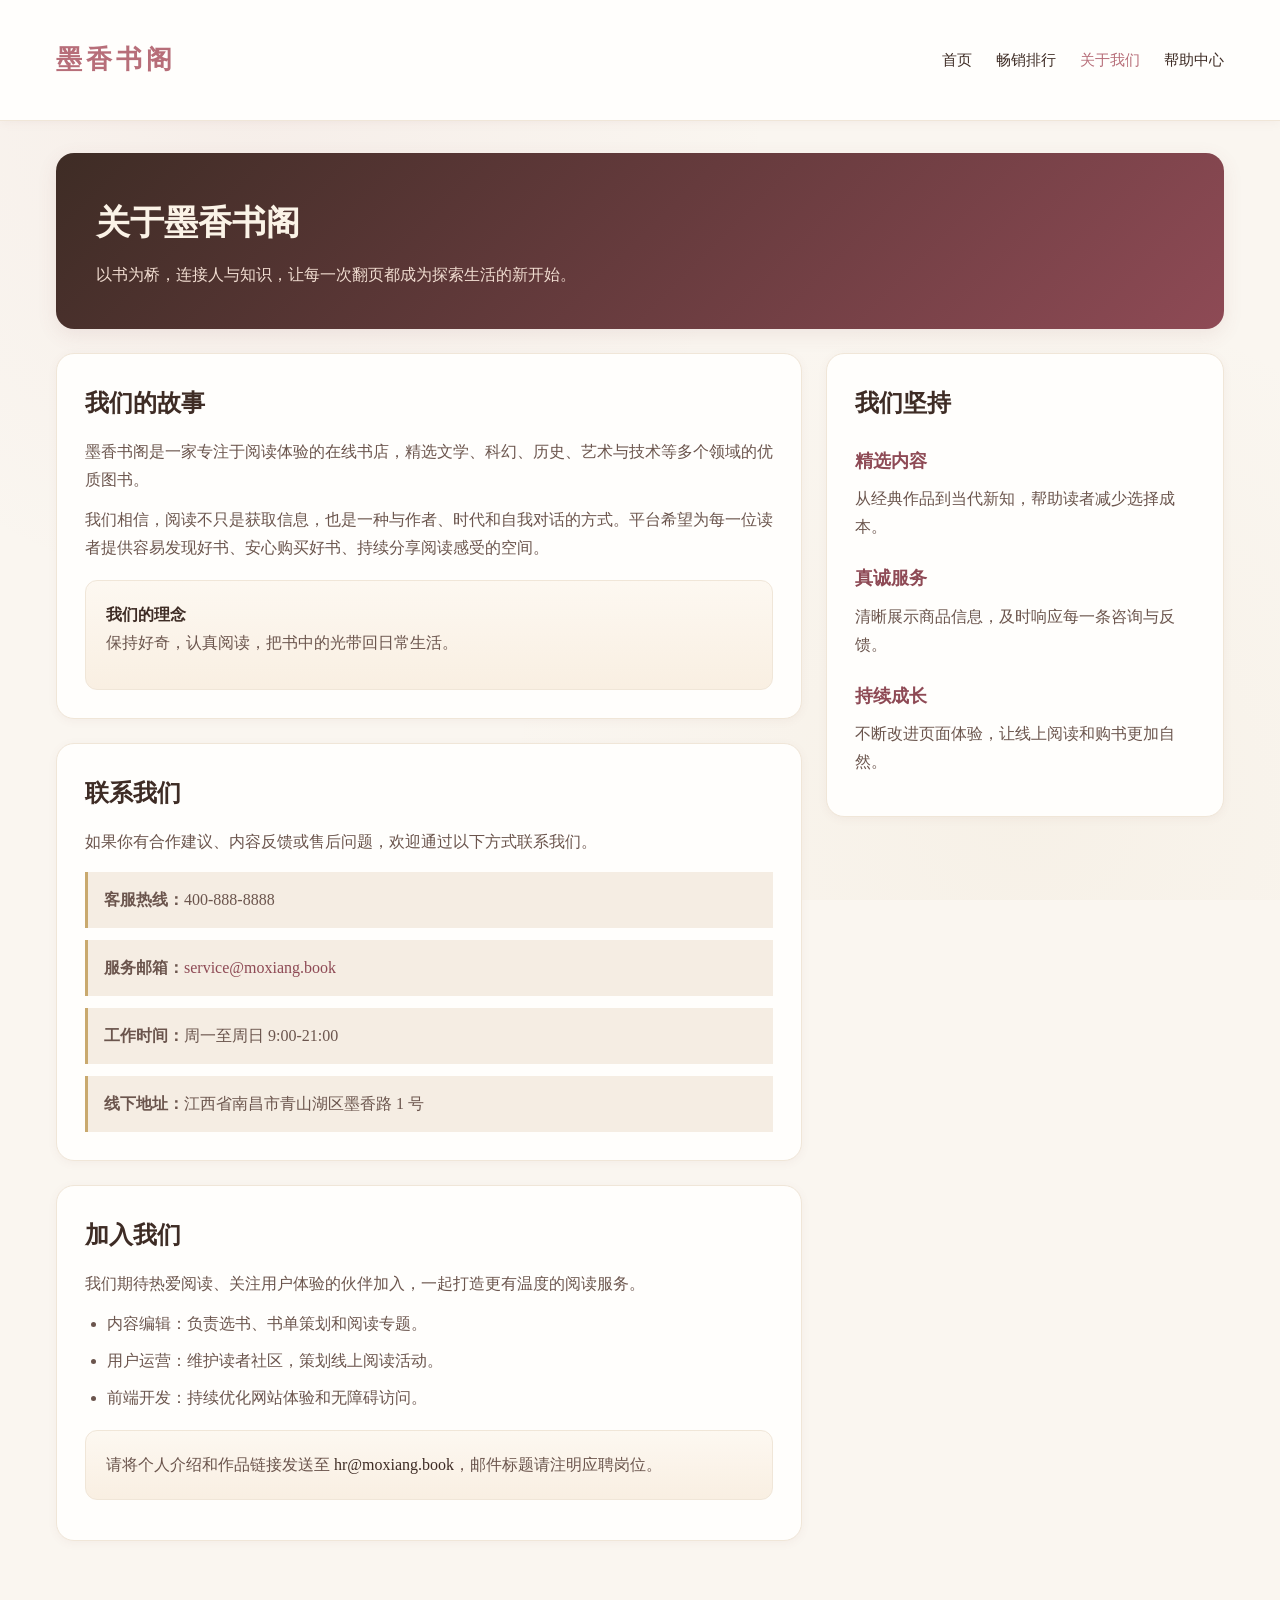
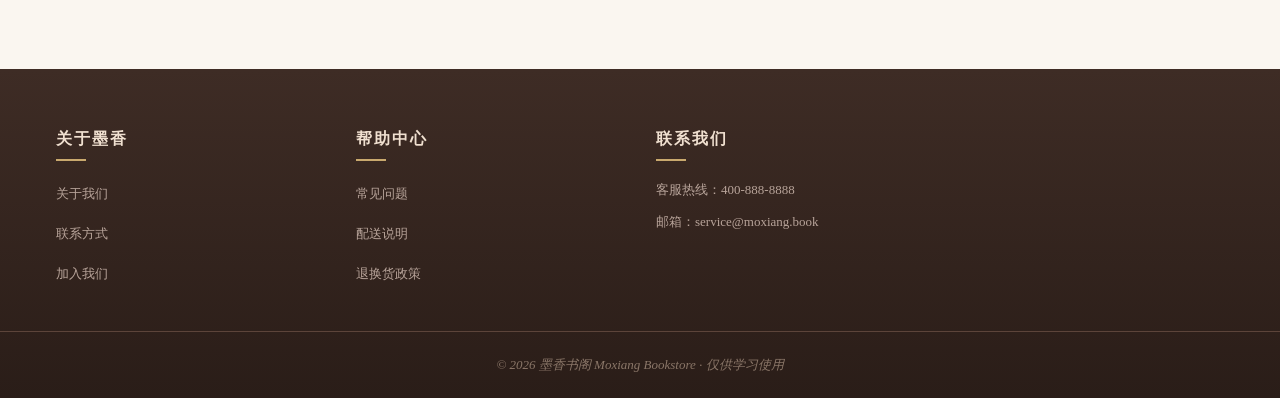
<file: about.html>
<!DOCTYPE html>
<html lang="zh-CN">

<head>
    <meta charset="UTF-8">
    <meta name="viewport" content="width=device-width, initial-scale=1.0">
    <meta name="description" content="了解墨香书阁的品牌理念、联系方式和招聘信息">
    <title>关于我们 - 墨香书阁</title>
    <link rel="stylesheet" href="css/base.css">
    <link rel="stylesheet" href="css/common.css">
    <link rel="stylesheet" href="css/page/info.css">
</head>

<body>
    <header class="site-header">
        <div class="container site-header__inner">
            <a href="index.html" class="site-header__logo">
                <span class="info-logo">墨香书阁</span>
            </a>
            <nav class="info-nav" aria-label="页面导航">
                <a href="index.html">首页</a>
                <a href="list.html?rank=top">畅销排行</a>
                <a href="about.html" aria-current="page">关于我们</a>
                <a href="help.html">帮助中心</a>
            </nav>
        </div>
    </header>

    <main class="info-page">
        <div class="container">
            <section class="info-header" aria-labelledby="about-title">
                <h1 id="about-title">关于墨香书阁</h1>
                <p>以书为桥，连接人与知识，让每一次翻页都成为探索生活的新开始。</p>
            </section>

            <div class="info-grid">
                <div>
                    <article class="block-section info-section" aria-labelledby="story-title">
                        <h2 id="story-title">我们的故事</h2>
                        <p>墨香书阁是一家专注于阅读体验的在线书店，精选文学、科幻、历史、艺术与技术等多个领域的优质图书。</p>
                        <p>我们相信，阅读不只是获取信息，也是一种与作者、时代和自我对话的方式。平台希望为每一位读者提供容易发现好书、安心购买好书、持续分享阅读感受的空间。</p>
                        <div class="info-card">
                            <strong>我们的理念</strong>
                            <p>保持好奇，认真阅读，把书中的光带回日常生活。</p>
                        </div>
                    </article>

                    <section id="contact" class="block-section info-section" aria-labelledby="contact-title">
                        <h2 id="contact-title">联系我们</h2>
                        <p>如果你有合作建议、内容反馈或售后问题，欢迎通过以下方式联系我们。</p>
                        <div class="contact-list">
                            <div class="contact-list__item"><strong>客服热线：</strong>400-888-8888</div>
                            <div class="contact-list__item"><strong>服务邮箱：</strong><a
                                    href="mailto:service@moxiang.book">service@moxiang.book</a></div>
                            <div class="contact-list__item"><strong>工作时间：</strong>周一至周日 9:00-21:00</div>
                            <div class="contact-list__item"><strong>线下地址：</strong>江西省南昌市青山湖区墨香路 1 号</div>
                        </div>
                    </section>

                    <section id="join" class="block-section info-section" aria-labelledby="join-title">
                        <h2 id="join-title">加入我们</h2>
                        <p>我们期待热爱阅读、关注用户体验的伙伴加入，一起打造更有温度的阅读服务。</p>
                        <ul>
                            <li>内容编辑：负责选书、书单策划和阅读专题。</li>
                            <li>用户运营：维护读者社区，策划线上阅读活动。</li>
                            <li>前端开发：持续优化网站体验和无障碍访问。</li>
                        </ul>
                        <p class="info-card">请将个人介绍和作品链接发送至 <a
                                href="mailto:hr@moxiang.book">hr@moxiang.book</a>，邮件标题请注明应聘岗位。</p>
                    </section>
                </div>

                <aside class="block-section info-section" aria-labelledby="values-title">
                    <h2 id="values-title">我们坚持</h2>
                    <h3>精选内容</h3>
                    <p>从经典作品到当代新知，帮助读者减少选择成本。</p>
                    <h3>真诚服务</h3>
                    <p>清晰展示商品信息，及时响应每一条咨询与反馈。</p>
                    <h3>持续成长</h3>
                    <p>不断改进页面体验，让线上阅读和购书更加自然。</p>
                </aside>
            </div>
        </div>
    </main>

    <footer class="site-footer">
        <div class="container site-footer__inner">
            <div class="site-footer__col">
                <h2 class="site-footer__heading">关于墨香</h2>
                <ul class="site-footer__list">
                    <li><a href="about.html">关于我们</a></li>
                    <li><a href="about.html#contact">联系方式</a></li>
                    <li><a href="about.html#join">加入我们</a></li>
                </ul>
            </div>
            <div class="site-footer__col">
                <h2 class="site-footer__heading">帮助中心</h2>
                <ul class="site-footer__list">
                    <li><a href="help.html#faq">常见问题</a></li>
                    <li><a href="help.html#shipping">配送说明</a></li>
                    <li><a href="help.html#refund">退换货政策</a></li>
                </ul>
            </div>
            <div class="site-footer__col">
                <h2 class="site-footer__heading">联系我们</h2>
                <p class="site-footer__contact">客服热线：400-888-8888</p>
                <p class="site-footer__contact">邮箱：service@moxiang.book</p>
            </div>
        </div>
        <div class="site-footer__copyright">
            <p>© 2026 墨香书阁 Moxiang Bookstore · 仅供学习使用</p>
        </div>
    </footer>
</body>

</html>
</file>
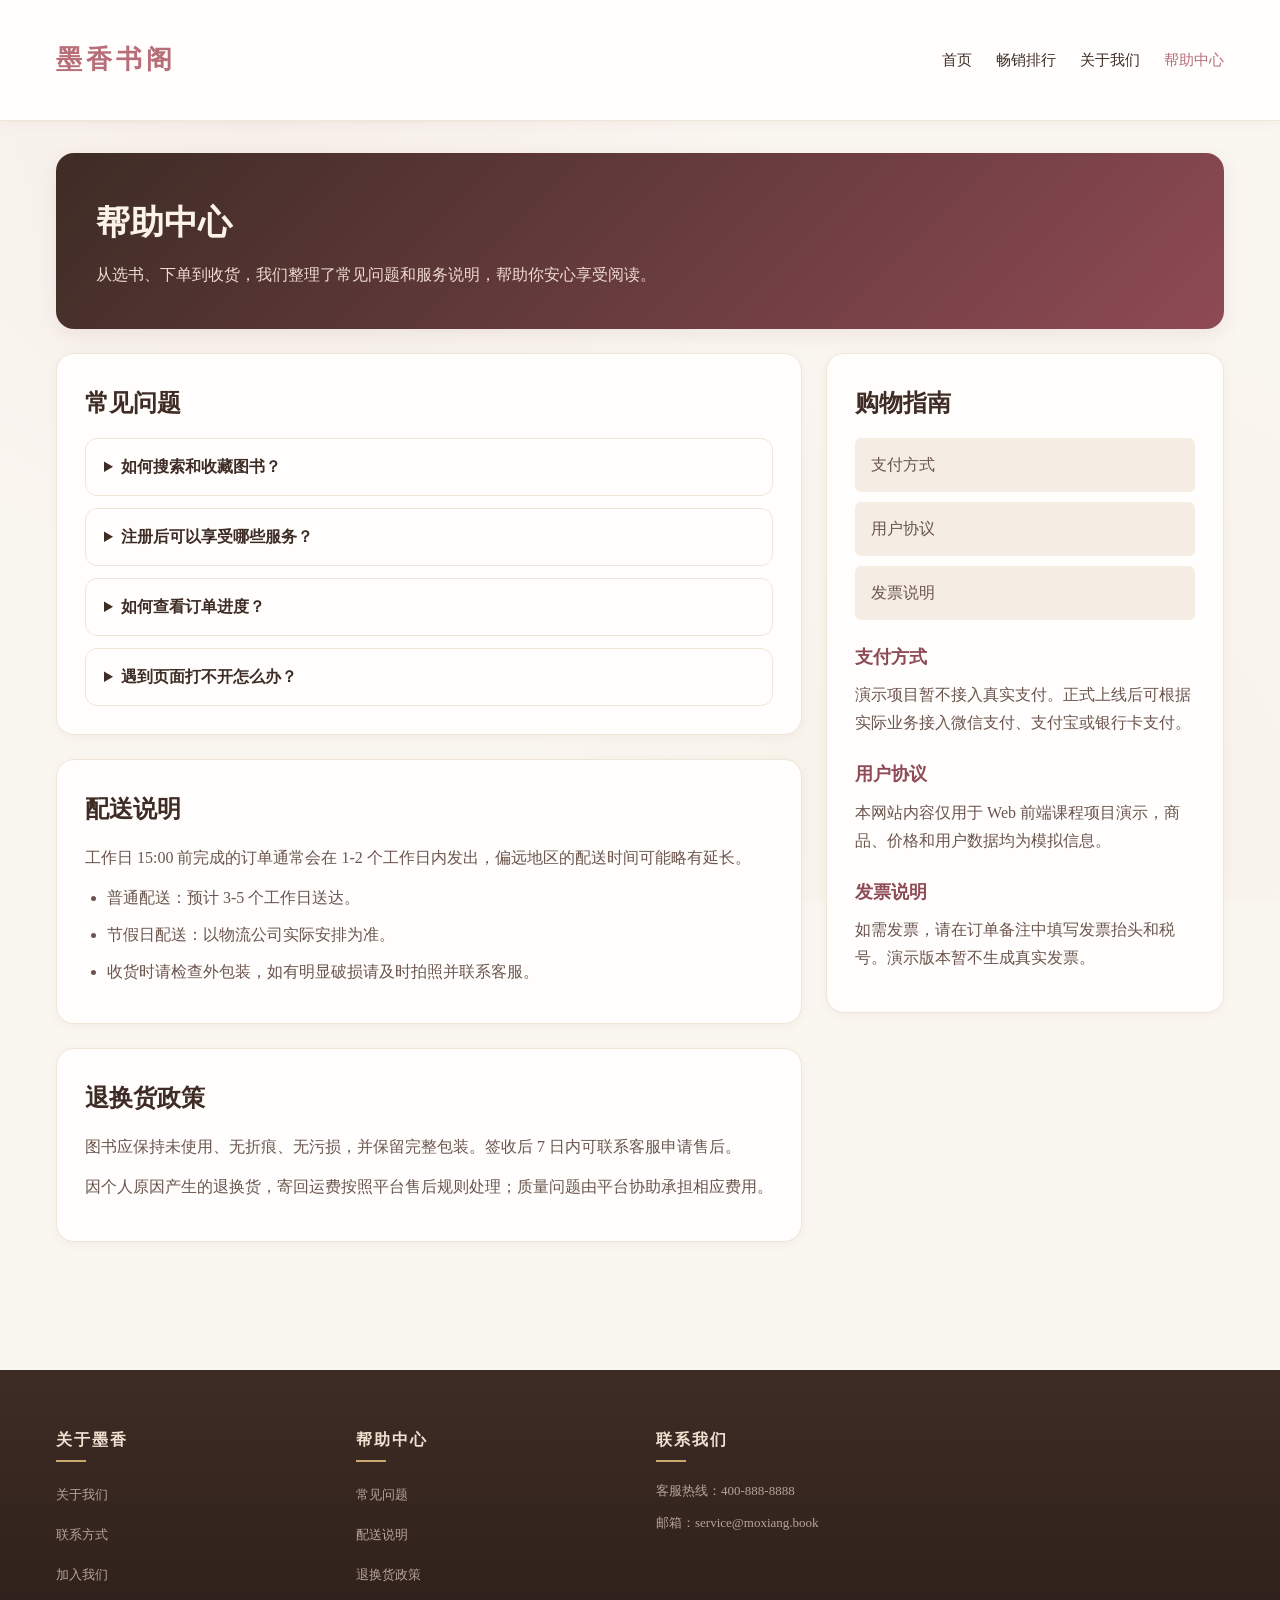
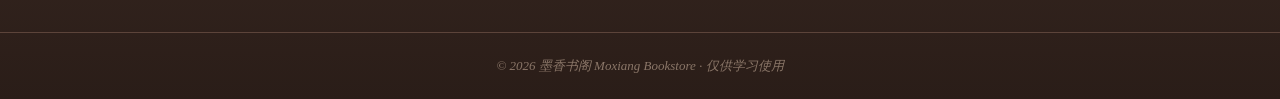
<file: help.html>
<!DOCTYPE html>
<html lang="zh-CN">

<head>
    <meta charset="UTF-8">
    <meta name="viewport" content="width=device-width, initial-scale=1.0">
    <meta name="description" content="墨香书阁帮助中心，提供常见问题、配送、支付和售后说明">
    <title>帮助中心 - 墨香书阁</title>
    <link rel="stylesheet" href="css/base.css">
    <link rel="stylesheet" href="css/common.css">
    <link rel="stylesheet" href="css/page/info.css">
</head>

<body>
    <header class="site-header">
        <div class="container site-header__inner">
            <a href="index.html" class="site-header__logo">
                <span class="info-logo">墨香书阁</span>
            </a>
            <nav class="info-nav" aria-label="页面导航">
                <a href="index.html">首页</a>
                <a href="list.html?rank=top">畅销排行</a>
                <a href="about.html">关于我们</a>
                <a href="help.html" aria-current="page">帮助中心</a>
            </nav>
        </div>
    </header>

    <main class="info-page">
        <div class="container">
            <section class="info-header" aria-labelledby="help-title">
                <h1 id="help-title">帮助中心</h1>
                <p>从选书、下单到收货，我们整理了常见问题和服务说明，帮助你安心享受阅读。</p>
            </section>

            <div class="info-grid">
                <div>
                    <section id="faq" class="block-section info-section" aria-labelledby="faq-title">
                        <h2 id="faq-title">常见问题</h2>
                        <div class="faq-list">
                            <details>
                                <summary>如何搜索和收藏图书？</summary>
                                <p>在首页搜索框输入书名或作者即可查找图书。登录后点击图书卡片上的星标按钮，可以收藏或取消收藏。</p>
                            </details>
                            <details>
                                <summary>注册后可以享受哪些服务？</summary>
                                <p>注册后可以收藏图书、同步登录状态，并订阅新书资讯。账户信息仅用于本地演示数据保存。</p>
                            </details>
                            <details>
                                <summary>如何查看订单进度？</summary>
                                <p>当前项目为前端演示版本，订单查询功能尚未接入真实支付和物流系统。如需咨询，请联系客服。</p>
                            </details>
                            <details>
                                <summary>遇到页面打不开怎么办？</summary>
                                <p>请确认网络连接正常，并允许浏览器加载 CDN 资源。若使用本地文件打开，建议通过本地 Web 服务器访问。</p>
                            </details>
                        </div>
                    </section>

                    <section id="shipping" class="block-section info-section" aria-labelledby="shipping-title">
                        <h2 id="shipping-title">配送说明</h2>
                        <p>工作日 15:00 前完成的订单通常会在 1-2 个工作日内发出，偏远地区的配送时间可能略有延长。</p>
                        <ul>
                            <li>普通配送：预计 3-5 个工作日送达。</li>
                            <li>节假日配送：以物流公司实际安排为准。</li>
                            <li>收货时请检查外包装，如有明显破损请及时拍照并联系客服。</li>
                        </ul>
                    </section>

                    <section id="refund" class="block-section info-section" aria-labelledby="refund-title">
                        <h2 id="refund-title">退换货政策</h2>
                        <p>图书应保持未使用、无折痕、无污损，并保留完整包装。签收后 7 日内可联系客服申请售后。</p>
                        <p>因个人原因产生的退换货，寄回运费按照平台售后规则处理；质量问题由平台协助承担相应费用。</p>
                    </section>
                </div>

                <aside class="block-section info-section" aria-labelledby="shopping-title">
                    <h2 id="shopping-title">购物指南</h2>
                    <div class="policy-list">
                        <a href="#payment">支付方式</a>
                        <a href="#user-agreement">用户协议</a>
                        <a href="#invoice">发票说明</a>
                    </div>
                    <h3 id="payment">支付方式</h3>
                    <p>演示项目暂不接入真实支付。正式上线后可根据实际业务接入微信支付、支付宝或银行卡支付。</p>
                    <h3 id="user-agreement">用户协议</h3>
                    <p>本网站内容仅用于 Web 前端课程项目演示，商品、价格和用户数据均为模拟信息。</p>
                    <h3 id="invoice">发票说明</h3>
                    <p>如需发票，请在订单备注中填写发票抬头和税号。演示版本暂不生成真实发票。</p>
                </aside>
            </div>
        </div>
    </main>

    <footer class="site-footer">
        <div class="container site-footer__inner">
            <div class="site-footer__col">
                <h2 class="site-footer__heading">关于墨香</h2>
                <ul class="site-footer__list">
                    <li><a href="about.html">关于我们</a></li>
                    <li><a href="about.html#contact">联系方式</a></li>
                    <li><a href="about.html#join">加入我们</a></li>
                </ul>
            </div>
            <div class="site-footer__col">
                <h2 class="site-footer__heading">帮助中心</h2>
                <ul class="site-footer__list">
                    <li><a href="help.html#faq">常见问题</a></li>
                    <li><a href="help.html#shipping">配送说明</a></li>
                    <li><a href="help.html#refund">退换货政策</a></li>
                </ul>
            </div>
            <div class="site-footer__col">
                <h2 class="site-footer__heading">联系我们</h2>
                <p class="site-footer__contact">客服热线：400-888-8888</p>
                <p class="site-footer__contact">邮箱：service@moxiang.book</p>
            </div>
        </div>
        <div class="site-footer__copyright">
            <p>© 2026 墨香书阁 Moxiang Bookstore · 仅供学习使用</p>
        </div>
    </footer>
</body>

</html>
</file>
<file: css/base.css>
/* ============================================================
 * base.css —— 基础样式（全局重置 + CSS 变量 + 全局字体）
 * 文艺书店风：暖棕 / 玫瑰金 / 米白纸张 / 衬线标题
 * ============================================================ */

/* ---------- 1. 全局样式重置（CSS Reset） ---------- */
*,
*::before,
*::after {
    margin: 0;
    padding: 0;
    box-sizing: border-box;
}

html {
    font-size: 16px;
    -webkit-text-size-adjust: 100%;
    scroll-behavior: smooth;
}

body {
    /* 衬线字体营造文艺感，中文用思源宋体 */
    font-family: Georgia, "Times New Roman", "Noto Serif SC", "Songti SC",
                 "STSong", "SimSun", serif;
    color: var(--text-primary);
    /* 米白纸张背景 + 淡彩光晕 */
    background-color: var(--bg-page);
    background-image:
        radial-gradient(circle at 20% 10%, rgba(183, 110, 121, 0.06) 0%, transparent 40%),
        radial-gradient(circle at 80% 90%, rgba(201, 169, 110, 0.07) 0%, transparent 40%);
    background-attachment: fixed;
    line-height: 1.75;
    -webkit-font-smoothing: antialiased;
}

ul, ol { list-style: none; }

a {
    color: var(--text-primary);
    text-decoration: none;
    transition: color var(--transition-fast) ease;
}
a:hover { color: var(--primary); }

img {
    max-width: 100%;
    display: block;
    border: 0;
}

button {
    font-family: inherit;
    cursor: pointer;
    border: none;
    background: none;
}

input, textarea, select {
    font-family: inherit;
    font-size: inherit;
}

/* ---------- 2. CSS 自定义属性（文艺书店主题） ---------- */
:root {
    /* 主色：玫瑰棕 */
    --primary: #B76E79;
    --primary-light: #D49B9B;
    --primary-dark: #8E4A55;
    /* 辅助：暖金 */
    --accent: #C9A96E;
    --accent-light: #E0C49A;
    /* 功能色：柔和化 */
    --danger: #C0392B;
    --success: #6B8E5A;
    --warning: #D4925A;

    /* 中性色：暖棕调 */
    --text-primary: #3E2C25;
    --text-regular: #6B554D;
    --text-secondary: #9C8880;
    --text-placeholder: #C4B5AC;

    --bg-page: #FAF6F0;
    --bg-card: #FFFEFC;
    --bg-hover: #F5EDE3;

    --border-color: #E8DCCB;
    --border-light: #F0E6D8;

    /* 圆角：更圆润 */
    --radius-sm: 6px;
    --radius-md: 12px;
    --radius-lg: 18px;
    --radius-xl: 24px;

    /* 阴影：暖调、柔和 */
    --shadow-sm: 0 2px 10px rgba(139, 79, 82, 0.06);
    --shadow-md: 0 6px 20px rgba(139, 79, 82, 0.10);
    --shadow-lg: 0 12px 32px rgba(139, 79, 82, 0.16);

    /* 过渡 */
    --transition-fast: 0.25s;
    --transition-base: 0.4s;

    /* 布局 */
    --container-width: 1200px;
    --header-height: 120px;
    --nav-height: 56px;
}

/* ---------- 3. 通用工具类 ---------- */
.container {
    width: var(--container-width);
    max-width: 100%;
    margin: 0 auto;
    padding: 0 16px;
}

.is-hidden { display: none !important; }

.text-ellipsis {
    overflow: hidden;
    white-space: nowrap;
    text-overflow: ellipsis;
}
.text-ellipsis--2 {
    display: -webkit-box;
    -webkit-line-clamp: 2;
    -webkit-box-orient: vertical;
    overflow: hidden;
}

.clearfix::after {
    content: "";
    display: table;
    clear: both;
}

::selection {
    background: var(--primary-light);
    color: #fff;
}

::-webkit-scrollbar { width: 8px; height: 8px; }
::-webkit-scrollbar-thumb {
    background: var(--accent-light);
    border-radius: 4px;
}
::-webkit-scrollbar-thumb:hover { background: var(--accent); }
</file>
<file: css/common.css>
/* ============================================================
 * common.css —— 公共组件样式（文艺书店风）
 * 顶部条 / 站点头部 / 主导航 / 区块 / 按钮 / 底部
 * ============================================================ */

/* ========== 1. 顶部欢迎条 ========== */
.top-bar {
    /* 深棕墨色，替代纯黑商务色 */
    background: linear-gradient(90deg, #3E2C25 0%, #5C3D33 100%);
    color: #D4C4B5;
    font-size: 13px;
    letter-spacing: 0.5px;
}

.top-bar__inner {
    display: flex;
    justify-content: space-between;
    align-items: center;
    height: 38px;
}

.top-bar__welcome {
    margin: 0;
    font-style: italic;
}

.top-bar__actions {
    display: flex;
    align-items: center;
    gap: 10px;
}

.top-bar__link {
    color: #D4C4B5;
    display: inline-flex;
    align-items: center;
    gap: 4px;
    transition: color var(--transition-fast);
}

.top-bar__link:hover {
    color: var(--accent-light);
}

.top-bar__divider {
    color: #8A6E5F;
}

/* ========== 2. 站点头部 header ========== */
.site-header {
    background: var(--bg-card);
    border-bottom: 1px solid var(--border-light);
    box-shadow: var(--shadow-sm);
    position: sticky;
    top: 0;
    z-index: 100;
}

.site-header__inner {
    display: flex;
    align-items: center;
    gap: 32px;
    height: var(--header-height);
}

.site-header__logo {
    display: flex;
    align-items: center;
    flex-shrink: 0;
}

.site-header__logo-img {
    height: 50px;
    width: auto;
    border-radius: var(--radius-sm);
}

/* Logo 文字：玫瑰棕→暖金 渐变 */
.site-header__logo-fallback {
    display: none;
    font-size: 30px;
    font-weight: 700;
    font-family: "Noto Serif SC", "Songti SC", Georgia, serif;
    background: linear-gradient(135deg, var(--primary) 0%, var(--accent) 100%);
    -webkit-background-clip: text;
    background-clip: text;
    -webkit-text-fill-color: transparent;
    letter-spacing: 4px;
}

.site-header__search {
    flex: 1;
    display: flex;
    align-items: center;
    gap: 8px;
    max-width: 560px;
}

.site-header__search-input { flex: 1; }
.site-header__search-btn { flex-shrink: 0; }

.site-header__hotwords {
    font-size: 13px;
    color: var(--text-secondary);
    display: flex;
    gap: 10px;
    flex-shrink: 0;
}

.site-header__hotword:hover {
    color: var(--primary);
}

/* ========== 3. 主导航 ========== */
.main-nav {
    /* 暖棕渐变替代商务蓝 */
    background: linear-gradient(90deg, var(--primary-dark) 0%, var(--primary) 50%, #A85D6A 100%);
    box-shadow: var(--shadow-md);
    position: sticky;
    top: var(--header-height);
    z-index: 99;
}

.main-nav__inner {
    display: flex;
    align-items: center;
}

.main-nav__menu {
    flex: 1;
    background: transparent !important;
    border-bottom: none !important;
}

/* 导航项反白 + 衬线字体 + 字距 */
.main-nav__menu .el-menu-item,
.main-nav__menu .el-sub-menu__title {
    color: #F5E6D3 !important;
    border-bottom: none !important;
    font-family: "Noto Serif SC", Georgia, serif;
    letter-spacing: 2px;
    font-size: 15px;
}

.main-nav__menu .el-menu-item:hover,
.main-nav__menu .el-sub-menu__title:hover {
    background: rgba(255, 255, 255, 0.12) !important;
    color: #fff !important;
}

.main-nav__menu .el-menu-item.is-active {
    background: rgba(255, 255, 255, 0.18) !important;
    color: #fff !important;
}

/* ========== 4. 区块通用样式 ========== */
.block-section {
    background: var(--bg-card);
    border-radius: var(--radius-lg);
    padding: 28px;
    margin-bottom: 24px;
    box-shadow: var(--shadow-sm);
    /* 细暖金边框 */
    border: 1px solid var(--border-light);
}

.block-section__header {
    display: flex;
    justify-content: space-between;
    align-items: center;
    margin-bottom: 22px;
    padding-bottom: 14px;
    /* 底部虚线分隔，文艺感 */
    border-bottom: 1px dashed var(--border-color);
    flex-wrap: wrap;
    gap: 12px;
}

.block-section__title {
    font-size: 22px;
    font-weight: 600;
    color: var(--text-primary);
    font-family: "Noto Serif SC", Georgia, serif;
    display: flex;
    align-items: center;
    gap: 10px;
    position: relative;
    padding-left: 16px;
}

/* 标题前的金色装饰条（伪元素） */
.block-section__title::before {
    content: "";
    position: absolute;
    left: 0;
    top: 50%;
    transform: translateY(-50%);
    width: 5px;
    height: 22px;
    background: linear-gradient(180deg, var(--accent) 0%, var(--primary) 100%);
    border-radius: 3px;
}

.block-section__more {
    font-size: 13px;
    color: var(--text-secondary);
    display: inline-flex;
    align-items: center;
    gap: 4px;
    transition: color var(--transition-fast), transform var(--transition-fast);
}

.block-section__more:hover {
    color: var(--primary);
    transform: translateX(4px);
}

/* ========== 5. 按钮 ========== */
.el-button {
    transition: all var(--transition-fast) ease;
    border-radius: var(--radius-sm) !important;
}

.el-button:hover {
    transform: translateY(-1px);
    box-shadow: var(--shadow-sm);
}

/* Element Plus 主按钮：使用主题色 */
.el-button--primary {
    --el-button-bg-color: var(--primary);
    --el-button-border-color: var(--primary);
    --el-button-hover-bg-color: var(--primary-dark);
    --el-button-hover-border-color: var(--primary-dark);
    --el-button-active-bg-color: var(--primary-dark);
}

/* ========== 6. 页面底部 footer ========== */
.site-footer {
    /* 深棕墨色 */
    background: linear-gradient(180deg, #3E2C25 0%, #2A1D18 100%);
    color: #B8A49A;
    margin-top: 48px;
}

.site-footer__inner {
    display: grid;
    grid-template-columns: repeat(4, 1fr);
    gap: 32px;
    padding: 56px 16px 32px;
}

.site-footer__heading {
    color: #F0E0D0;
    font-size: 16px;
    margin-bottom: 18px;
    font-family: "Noto Serif SC", Georgia, serif;
    letter-spacing: 2px;
    position: relative;
    padding-bottom: 8px;
}

/* 标题下的小金线 */
.site-footer__heading::after {
    content: "";
    position: absolute;
    left: 0;
    bottom: 0;
    width: 30px;
    height: 2px;
    background: var(--accent);
}

.site-footer__list li { margin-bottom: 12px; }

.site-footer__list a {
    color: #B8A49A;
    font-size: 13px;
    transition: color var(--transition-fast), padding-left var(--transition-fast);
}

.site-footer__list a:hover {
    color: var(--accent-light);
    padding-left: 4px;
}

.site-footer__contact {
    font-size: 13px;
    margin-bottom: 10px;
    line-height: 1.7;
}

.site-footer__copyright {
    border-top: 1px solid #5C443A;
    padding: 22px 16px;
    text-align: center;
    font-size: 13px;
    color: #8A7668;
    font-style: italic;
}

/* ========== 7. 响应式 ========== */
@media (max-width: 992px) {
    .site-header__inner {
        flex-wrap: wrap;
        height: auto;
        padding: 16px;
        gap: 16px;
    }
    .site-header__search {
        order: 3;
        max-width: 100%;
        width: 100%;
    }
    .site-header__hotwords { display: none; }
    .site-footer__inner { grid-template-columns: repeat(2, 1fr); }
}

@media (max-width: 576px) {
    .top-bar__welcome { display: none; }
    .site-footer__inner { grid-template-columns: 1fr; }
}
</file>
<file: css/page/info.css>
/* 关于我们与帮助中心页面共用样式 */
.info-page {
    padding: 32px 0 56px;
}

.info-header {
    background: linear-gradient(135deg, #3E2C25 0%, #8E4A55 100%);
    color: #FBF3E7;
    border-radius: var(--radius-lg);
    padding: 40px;
    margin-bottom: 24px;
    box-shadow: var(--shadow-md);
}

.info-header h1 {
    font-family: "Noto Serif SC", Georgia, serif;
    font-size: 34px;
    margin-bottom: 8px;
}

.info-header p {
    color: #F0DCD0;
    max-width: 680px;
}

.info-nav {
    display: flex;
    align-items: center;
    gap: 24px;
    margin-left: auto;
}

.info-nav a {
    color: var(--text-primary);
    font-size: 15px;
}

.info-nav a:hover,
.info-nav a[aria-current="page"] {
    color: var(--primary);
}

.info-logo {
    color: var(--primary);
    font-size: 26px;
    font-weight: 700;
    font-family: "Noto Serif SC", Georgia, serif;
    letter-spacing: 4px;
}

.info-grid {
    display: grid;
    grid-template-columns: minmax(0, 1.5fr) minmax(260px, 0.8fr);
    gap: 24px;
    align-items: start;
}

.info-section h2 {
    color: var(--text-primary);
    font-family: "Noto Serif SC", Georgia, serif;
    font-size: 24px;
    margin-bottom: 14px;
}

.info-section h3 {
    color: var(--primary-dark);
    font-size: 18px;
    margin: 22px 0 8px;
}

.info-section p {
    color: var(--text-regular);
    margin-bottom: 12px;
}

.info-section ul {
    list-style: disc;
    padding-left: 22px;
    color: var(--text-regular);
}

.info-section li {
    margin-bottom: 9px;
}

.info-card {
    background: linear-gradient(180deg, #FDF8F1 0%, #F9EFE2 100%);
    border: 1px solid var(--border-light);
    border-radius: var(--radius-md);
    padding: 20px;
    margin-top: 18px;
}

.info-card strong {
    color: var(--text-primary);
}

.contact-list {
    display: grid;
    gap: 12px;
    margin-top: 16px;
}

.contact-list__item {
    padding: 14px 16px;
    border-left: 3px solid var(--accent);
    background: var(--bg-hover);
    color: var(--text-regular);
}

.contact-list__item a {
    color: var(--primary-dark);
}

.faq-list {
    display: grid;
    gap: 12px;
}

.faq-list details {
    border: 1px solid var(--border-light);
    border-radius: var(--radius-md);
    background: var(--bg-card);
    padding: 14px 18px;
    transition: border-color var(--transition-fast), box-shadow var(--transition-fast);
}

.faq-list details[open] {
    border-color: var(--accent-light);
    box-shadow: var(--shadow-sm);
}

.faq-list summary {
    cursor: pointer;
    color: var(--text-primary);
    font-weight: 600;
}

.faq-list details p {
    margin: 12px 0 0;
}

.policy-list {
    display: grid;
    gap: 10px;
}

.policy-list a {
    display: block;
    padding: 13px 16px;
    border-radius: var(--radius-sm);
    background: var(--bg-hover);
    color: var(--text-regular);
    transition: background var(--transition-fast), color var(--transition-fast);
}

.policy-list a:hover {
    background: var(--primary);
    color: #fff;
}

@media (max-width: 768px) {
    .info-grid {
        grid-template-columns: 1fr;
    }

    .info-header {
        padding: 28px 22px;
    }

    .info-header h1 {
        font-size: 28px;
    }

    .info-nav {
        gap: 12px;
        flex-wrap: wrap;
        justify-content: flex-end;
    }
}
</file>
